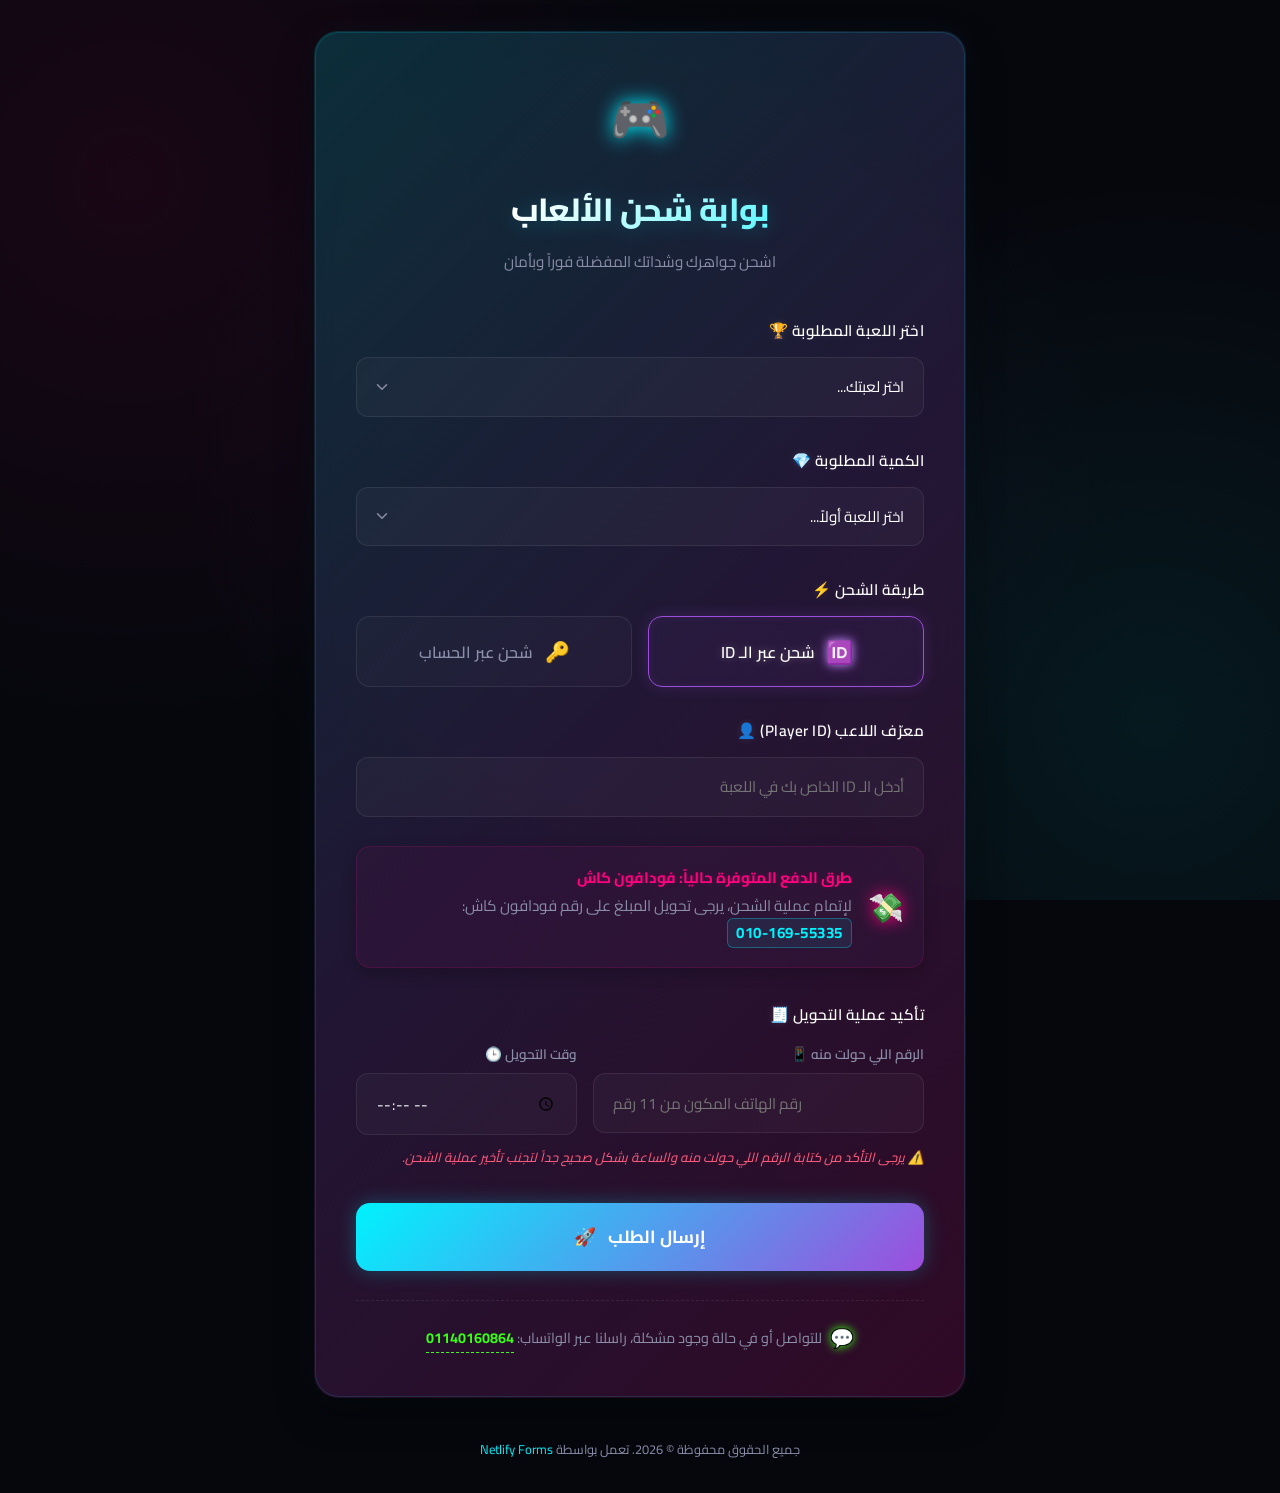
<file: index.html>
<!DOCTYPE html>
<html lang="ar" dir="rtl">
<head>
    <meta charset="UTF-8">
    <meta name="viewport" content="width=device-width, initial-scale=1.0">
    <title>بوابة شحن الألعاب النيون | Gaming Charge Portal</title>
    <link rel="stylesheet" href="style.css">
</head>
<body>

    <div class="app-container">
        <!-- Header -->
        <header class="header">
            <div class="logo-container">
                <span class="logo-icon">🎮</span>
            </div>
            <h1>بوابة شحن الألعاب</h1>
            <p>اشحن جواهرك وشداتك المفضلة فوراً وبأمان</p>
        </header>

        <!-- Netlify Connected Form -->
        <form name="TopUpOrders" method="POST" data-netlify="true" id="chargeForm" action="/success.html">
            <!-- Hidden input for Netlify bot detection or form identification -->
            <input type="hidden" name="form-name" value="TopUpOrders" />

            <!-- Game Selection -->
            <div class="form-group">
                <label class="form-label" for="gameSelect">اختر اللعبة المطلوبة 🏆</label>
                <select name="game" id="gameSelect" class="form-select" required>
                    <option value="" disabled selected hidden>اختر لعبتك...</option>
                    <option value="Free Fire">Free Fire (فري فاير)</option>
                    <option value="PUBG">PUBG (ببجي موبايل)</option>
                    <option value="Roblox">Roblox (روبلوكس)</option>
                    <option value="PES">PES (بيس فوتبول)</option>
                </select>
            </div>

            <!-- Quantity Selection -->
            <div class="form-group">
                <label class="form-label" for="quantitySelect">الكمية المطلوبة 💎</label>
                <select name="quantity" id="quantitySelect" class="form-select" required>
                    <option value="" disabled selected hidden>اختر اللعبة أولاً...</option>
                </select>
            </div>

            <!-- Price Display -->
            <div class="form-group price-display-container" id="priceDisplayContainer" style="display: none;">
                <label class="form-label">السعر الإجمالي المطلوب دفعه 💰</label>
                <div class="price-box">
                    <span class="price-value" id="priceValue">0</span>
                    <span class="price-currency">جنيه مصري (EGP)</span>
                </div>
            </div>

            <!-- Charging Method Options -->
            <div class="form-group">
                <label class="form-label">طريقة الشحن ⚡</label>
                <div class="radio-cards-container">
                    <label class="radio-card">
                        <input type="radio" name="charge_method" value="ID" id="methodId" required checked />
                        <span class="radio-card-content">
                            <span class="radio-icon">🆔</span>
                            <span>شحن عبر الـ ID</span>
                        </span>
                    </label>
                    <label class="radio-card">
                        <input type="radio" name="charge_method" value="Account" id="methodAccount" />
                        <span class="radio-card-content">
                            <span class="radio-icon">🔑</span>
                            <span>شحن عبر الحساب</span>
                        </span>
                    </label>
                </div>
            </div>

            <!-- Dynamic Input Container: Player ID (Visible by default since ID is checked) -->
            <div id="idFieldsContainer" class="form-group dynamic-fields-wrapper active">
                <label class="form-label" for="playerIdInput">معرّف اللاعب (Player ID) 👤</label>
                <input type="number" name="player_id" id="playerIdInput" class="form-control" placeholder="أدخل الـ ID الخاص بك في اللعبة" required />
            </div>

            <!-- Dynamic Input Container: Account Details (Hidden by default) -->
            <div id="accountFieldsContainer" class="dynamic-fields-wrapper">
                <div class="account-fields-grid form-group">
                    <div>
                        <label class="form-label" for="accountEmail">البريد الإلكتروني 📧</label>
                        <input type="text" name="account_email" id="accountEmail" class="form-control" placeholder="البريد الإلكتروني للحساب" />
                    </div>
                    <div>
                        <label class="form-label" for="accountPassword">كلمة المرور 🔒</label>
                        <input type="password" name="account_password" id="accountPassword" class="form-control" placeholder="كلمة مرور الحساب" />
                    </div>
                </div>
            </div>

            <!-- Payment Information Banner -->
            <div class="payment-info-box">
                <div class="payment-info-icon">💸</div>
                <div class="payment-info-text">
                    <div class="payment-info-title">طرق الدفع المتوفرة حالياً: فودافون كاش</div>
                    <div class="payment-info-desc">
                        لإتمام عملية الشحن، يرجى تحويل المبلغ على رقم فودافون كاش: 
                        <span class="copy-badge" onclick="copyNumber()" id="copyBadge" title="اضغط لنسخ الرقم">
                            <strong id="vodafoneNum">010-169-55335</strong>
                            <span class="copy-tooltip" id="copyTooltip">اضغط للنسخ</span>
                        </span>
                    </div>
                </div>
            </div>

            <!-- Payment Confirmation Details -->
            <div class="form-group">
                <label class="form-label">تأكيد عملية التحويل 🧾</label>
                <div class="payment-details-grid">
                    <div>
                        <label class="form-sub-label" for="senderNumber">الرقم اللي حولت منه 📱</label>
                        <input type="tel" name="sender_number" id="senderNumber" class="form-control" placeholder="رقم الهاتف المكون من 11 رقم" required pattern="[0-9]{11}" minlength="11" maxlength="11" title="يرجى إدخال رقم هاتف فودافون كاش صحيح مكون من 11 رقم" />
                    </div>
                    <div>
                        <label class="form-sub-label" for="transferTime">وقت التحويل 🕒</label>
                        <input type="time" name="transfer_time" id="transferTime" class="form-control" required />
                    </div>
                </div>
                <p class="warning-text">⚠️ يرجى التأكد من كتابة الرقم اللي حولت منه والساعة بشكل صحيح جداً لتجنب تأخير عملية الشحن.</p>
            </div>

            <!-- Submit Button -->
            <div class="submit-btn-container">
                <button type="submit" class="submit-btn">
                    <span>إرسال الطلب</span>
                    <span>🚀</span>
                </button>
            </div>

            <!-- Support Section -->
            <div class="support-section">
                <span class="support-icon">💬</span>
                <span>للتواصل أو في حالة وجود مشكلة، راسلنا عبر الواتساب: 
                    <a href="https://wa.me/201140160864" target="_blank" class="whatsapp-link">
                        <strong>01140160864</strong>
                    </a>
                </span>
            </div>
        </form>
    </div>

    <!-- Footer -->
    <footer class="footer">
        <p>جميع الحقوق محفوظة &copy; 2026. تعمل بواسطة <a href="#">Netlify Forms</a></p>
    </footer>

    <!-- Interactive JavaScript -->
    <script>
        document.addEventListener('DOMContentLoaded', () => {
            const methodId = document.getElementById('methodId');
            const methodAccount = document.getElementById('methodAccount');
            
            const idFieldsContainer = document.getElementById('idFieldsContainer');
            const accountFieldsContainer = document.getElementById('accountFieldsContainer');
            
            const playerIdInput = document.getElementById('playerIdInput');
            const accountEmailInput = document.getElementById('accountEmail');
            const accountPasswordInput = document.getElementById('accountPassword');

            const gameSelect = document.getElementById('gameSelect');
            const quantitySelect = document.getElementById('quantitySelect');
            const priceDisplayContainer = document.getElementById('priceDisplayContainer');
            const priceValue = document.getElementById('priceValue');

            const quantityOptions = {
                'Free Fire': [
                    { value: '100 Gems', text: '100 جوهرة 💎', priceUSD: 1.00 },
                    { value: '310 Gems', text: '310 جوهرة 💎', priceUSD: 3.00 },
                    { value: '520 Gems', text: '520 جوهرة 💎', priceUSD: 5.00 },
                    { value: '1060 Gems', text: '1060 جوهرة 💎', priceUSD: 10.00 }
                ],
                'PUBG': [
                    { value: '60 UC', text: '60 شدة ⚡', priceUSD: 1.00 },
                    { value: '325 UC', text: '325 شدة ⚡', priceUSD: 5.00 },
                    { value: '660 UC', text: '660 شدة ⚡', priceUSD: 10.00 },
                    { value: '1800 UC', text: '1800 شدة ⚡', priceUSD: 25.00 }
                ],
                'Roblox': [
                    { value: '80 Robux', text: '80 روبوكس 🪙', priceUSD: 1.00 },
                    { value: '400 Robux', text: '400 روبوكس 🪙', priceUSD: 5.00 },
                    { value: '800 Robux', text: '800 روبوكس 🪙', priceUSD: 10.00 },
                    { value: '1700 Robux', text: '1700 روبوكس 🪙', priceUSD: 20.00 }
                ],
                'PES': [
                    { value: '100 Coins', text: '100 كوينز ⚽', priceUSD: 1.00 },
                    { value: '250 Coins', text: '250 كوينز ⚽', priceUSD: 2.50 },
                    { value: '500 Coins', text: '500 كوينز ⚽', priceUSD: 5.00 },
                    { value: '1050 Coins', text: '1050 كوينز ⚽', priceUSD: 10.00 }
                ]
            };

            function updateQuantityOptions() {
                const selectedGame = gameSelect.value;
                quantitySelect.innerHTML = '<option value="" disabled selected hidden>اختر الكمية المطلوبة...</option>';
                
                if (quantityOptions[selectedGame]) {
                    quantityOptions[selectedGame].forEach(opt => {
                        const optionElement = document.createElement('option');
                        optionElement.value = opt.value;
                        optionElement.innerText = opt.text;
                        optionElement.dataset.priceUsd = opt.priceUSD;
                        quantitySelect.appendChild(optionElement);
                    });
                }
                
                updatePriceDisplay();
            }

            function updatePriceDisplay() {
                const selectedOption = quantitySelect.options[quantitySelect.selectedIndex];
                if (selectedOption && selectedOption.dataset.priceUsd) {
                    const priceUSD = parseFloat(selectedOption.dataset.priceUsd);
                    const priceEGP = priceUSD * 40;
                    priceValue.innerText = priceEGP;
                    priceDisplayContainer.style.display = 'block';
                } else {
                    priceDisplayContainer.style.display = 'none';
                }
            }

            gameSelect.addEventListener('change', updateQuantityOptions);
            quantitySelect.addEventListener('change', updatePriceDisplay);

            function toggleChargingMethod() {
                if (methodId.checked) {
                    // Show ID fields, hide account fields
                    idFieldsContainer.classList.add('active');
                    accountFieldsContainer.classList.remove('active');
                    
                    // Update required attributes
                    playerIdInput.required = true;
                    accountEmailInput.required = false;
                    accountPasswordInput.required = false;
                    
                    // Clear values of hidden inputs so they are not submitted with garbage
                    accountEmailInput.value = '';
                    accountPasswordInput.value = '';
                } else if (methodAccount.checked) {
                    // Show account fields, hide ID fields
                    idFieldsContainer.classList.remove('active');
                    accountFieldsContainer.classList.add('active');
                    
                    // Update required attributes
                    playerIdInput.required = false;
                    accountEmailInput.required = true;
                    accountPasswordInput.required = true;
                    
                    // Clear values of hidden inputs
                    playerIdInput.value = '';
                }
            }

            // Bind change events
            methodId.addEventListener('change', toggleChargingMethod);
            methodAccount.addEventListener('change', toggleChargingMethod);

            // Run initial check
            toggleChargingMethod();
        });

        // Copy to clipboard function
        window.copyNumber = function() {
            const textToCopy = "01016955335";
            navigator.clipboard.writeText(textToCopy).then(() => {
                const tooltip = document.getElementById('copyTooltip');
                tooltip.innerText = 'تم النسخ! ✓';
                setTimeout(() => {
                    tooltip.innerText = 'اضغط للنسخ';
                }, 2000);
            }).catch(err => {
                console.error('Failed to copy text: ', err);
            });
        };
    </script>
</body>
</html>
</file>
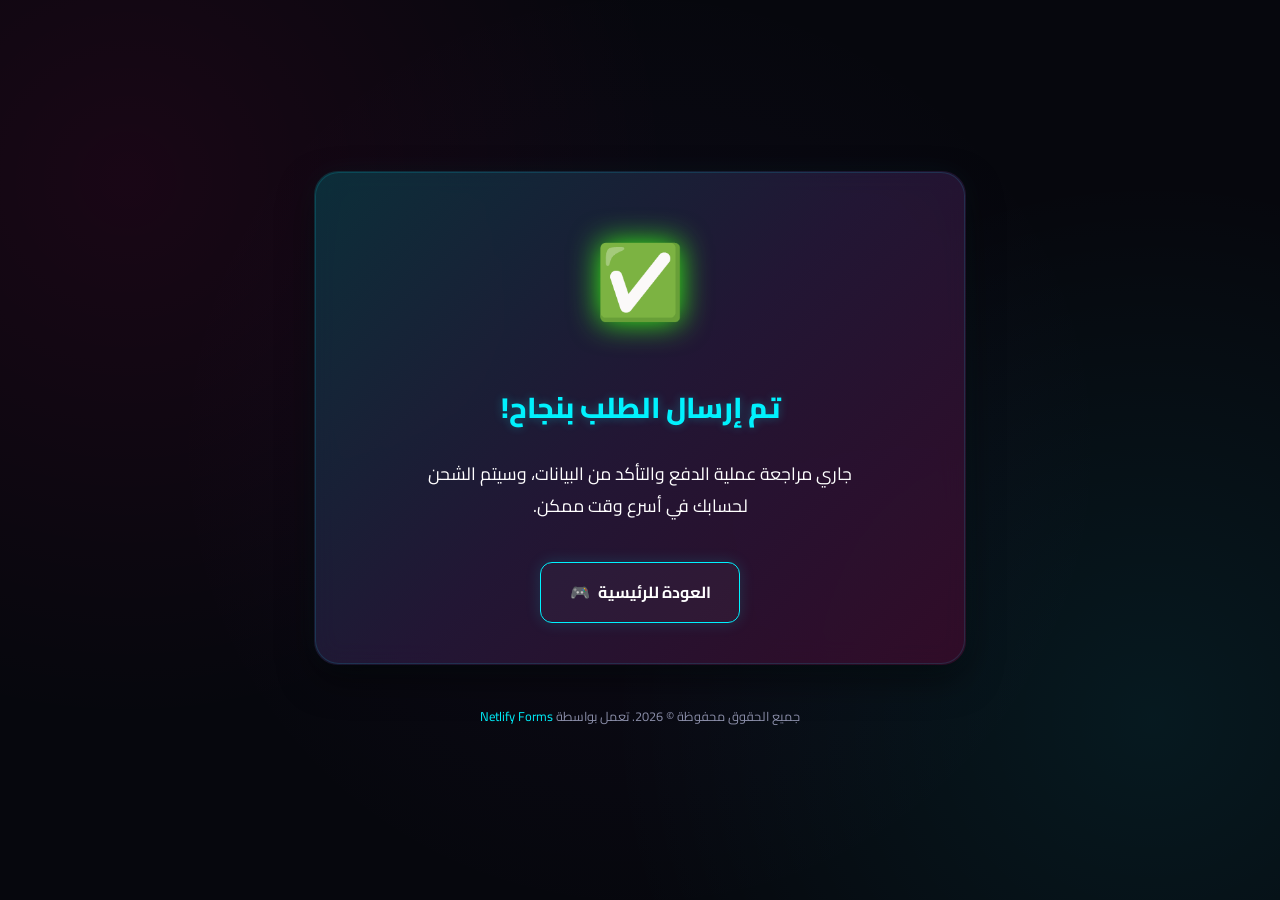
<file: success.html>
<!DOCTYPE html>
<html lang="ar" dir="rtl">
<head>
    <meta charset="UTF-8">
    <meta name="viewport" content="width=device-width, initial-scale=1.0">
    <title>تم إرسال الطلب بنجاح! 🎉</title>
    <link rel="stylesheet" href="style.css">
    <style>
        /* Extra styles specifically for success layout alignment */
        .success-container {
            text-align: center;
            display: flex;
            flex-direction: column;
            align-items: center;
            justify-content: center;
            gap: 1.5rem;
        }
        
        .success-icon-badge {
            font-size: 4.5rem;
            color: var(--neon-green);
            filter: drop-shadow(0 0 15px var(--neon-green));
            margin-bottom: 0.5rem;
            animation: bounce 2s infinite;
        }

        .success-title {
            font-size: 1.8rem;
            font-weight: 800;
            color: var(--neon-cyan);
            text-shadow: 0 0 10px rgba(0, 242, 254, 0.3);
        }

        .success-msg {
            font-size: 1.1rem;
            color: var(--text-main);
            line-height: 1.8;
            max-width: 450px;
        }

        .back-btn {
            display: inline-flex;
            align-items: center;
            gap: 0.5rem;
            background: rgba(255, 255, 255, 0.03);
            border: 1.5px solid var(--neon-cyan);
            color: var(--text-main);
            padding: 0.9rem 1.8rem;
            border-radius: 12px;
            font-weight: 700;
            text-decoration: none;
            transition: var(--transition);
            margin-top: 1rem;
            box-shadow: 0 0 15px rgba(0, 242, 254, 0.15);
        }

        .back-btn:hover {
            background: var(--neon-cyan);
            color: var(--bg-color);
            box-shadow: 0 0 25px rgba(0, 242, 254, 0.4);
            transform: translateY(-2px);
        }

        .back-btn:active {
            transform: translateY(1px);
        }

        @keyframes bounce {
            0%, 100% {
                transform: translateY(0) scale(1);
            }
            50% {
                transform: translateY(-10px) scale(1.05);
            }
        }
    </style>
</head>
<body>

    <div class="app-container">
        <div class="success-container">
            <div class="success-icon-badge">✅</div>
            <h1 class="success-title">تم إرسال الطلب بنجاح!</h1>
            <p class="success-msg">جاري مراجعة عملية الدفع والتأكد من البيانات، وسيتم الشحن لحسابك في أسرع وقت ممكن.</p>
            
            <a href="/" class="back-btn">
                <span>العودة للرئيسية</span>
                <span>🎮</span>
            </a>
        </div>
    </div>

    <!-- Footer -->
    <footer class="footer">
        <p>جميع الحقوق محفوظة &copy; 2026. تعمل بواسطة <a href="#">Netlify Forms</a></p>
    </footer>

</body>
</html>
</file>
<file: style.css>
/* Google Fonts: Cairo for beautiful Arabic typography */
@import url('https://fonts.googleapis.com/css2?family=Cairo:wght@300;400;600;700;800&display=swap');

:root {
    --bg-color: #06070d;
    --card-bg: rgba(13, 14, 24, 0.85);
    --card-border: rgba(0, 242, 254, 0.15);
    
    /* Neon Palette */
    --neon-cyan: #00f2fe;
    --neon-pink: #ff007f;
    --neon-green: #39ff14;
    --neon-purple: #9d4edd;
    
    /* Text Colors */
    --text-main: #ffffff;
    --text-muted: #8b8ea9;
    --text-glow: rgba(0, 242, 254, 0.6);
    
    /* Font */
    --font-family: 'Cairo', sans-serif;
    
    --transition: all 0.3s cubic-bezier(0.4, 0, 0.2, 1);
}

/* Reset & Base Styles */
* {
    margin: 0;
    padding: 0;
    box-sizing: border-box;
}

body {
    background-color: var(--bg-color);
    background-image: 
        radial-gradient(circle at 10% 20%, rgba(255, 0, 127, 0.08) 0%, transparent 40%),
        radial-gradient(circle at 90% 80%, rgba(0, 242, 254, 0.08) 0%, transparent 40%),
        radial-gradient(circle at 50% 50%, rgba(157, 78, 221, 0.05) 0%, transparent 60%);
    background-attachment: fixed;
    color: var(--text-main);
    font-family: var(--font-family);
    direction: rtl;
    min-height: 100vh;
    display: flex;
    flex-direction: column;
    justify-content: center;
    align-items: center;
    padding: 2rem 1rem;
    overflow-x: hidden;
}

/* Scrollbar styling */
::-webkit-scrollbar {
    width: 8px;
}
::-webkit-scrollbar-track {
    background: var(--bg-color);
}
::-webkit-scrollbar-thumb {
    background: rgba(0, 242, 254, 0.3);
    border-radius: 4px;
}
::-webkit-scrollbar-thumb:hover {
    background: var(--neon-cyan);
}

/* App Container */
.app-container {
    width: 100%;
    max-width: 650px;
    background: var(--card-bg);
    border: 1px solid var(--card-border);
    border-radius: 24px;
    padding: 2.5rem;
    box-shadow: 
        0 15px 35px rgba(0, 0, 0, 0.5),
        0 0 30px rgba(0, 242, 254, 0.05);
    backdrop-filter: blur(12px);
    -webkit-backdrop-filter: blur(12px);
    position: relative;
    z-index: 2;
}

/* Decorative Glow Circles */
.app-container::before {
    content: '';
    position: absolute;
    top: -2px;
    left: -2px;
    right: -2px;
    bottom: -2px;
    background: linear-gradient(135deg, var(--neon-cyan), var(--neon-purple), var(--neon-pink));
    border-radius: 24px;
    z-index: -1;
    opacity: 0.15;
    transition: var(--transition);
}

.app-container:hover::before {
    opacity: 0.25;
}

/* Header Styles */
.header {
    text-align: center;
    margin-bottom: 2.5rem;
}

.logo-container {
    margin-bottom: 1rem;
    display: inline-block;
    position: relative;
}

.logo-icon {
    font-size: 3rem;
    filter: drop-shadow(0 0 10px var(--neon-cyan));
    animation: float 3s ease-in-out infinite;
}

.header h1 {
    font-size: 2rem;
    font-weight: 800;
    letter-spacing: -0.5px;
    background: linear-gradient(135deg, #ffffff 30%, var(--neon-cyan));
    -webkit-background-clip: text;
    -webkit-text-fill-color: transparent;
    margin-bottom: 0.5rem;
    filter: drop-shadow(0 2px 10px rgba(0, 242, 254, 0.2));
}

.header p {
    color: var(--text-muted);
    font-size: 0.95rem;
}

/* Form Groups */
.form-group {
    margin-bottom: 1.8rem;
}

.form-label {
    display: block;
    margin-bottom: 0.75rem;
    font-weight: 600;
    font-size: 0.95rem;
    color: var(--text-main);
    letter-spacing: 0.5px;
    text-shadow: 0 0 8px rgba(255, 255, 255, 0.1);
}

/* Form Controls */
.form-control, .form-select {
    width: 100%;
    background: rgba(255, 255, 255, 0.03);
    border: 1.5px solid rgba(255, 255, 255, 0.08);
    border-radius: 12px;
    padding: 0.9rem 1.2rem;
    color: var(--text-main);
    font-family: var(--font-family);
    font-size: 0.95rem;
    transition: var(--transition);
    outline: none;
}

.form-select {
    appearance: none;
    background-image: url("data:image/svg+xml;charset=UTF-8,%3csvg xmlns='http://www.w3.org/2000/svg' viewBox='0 0 24 24' fill='none' stroke='%238b8ea9' stroke-width='2' stroke-linecap='round' stroke-linejoin='round'%3e%3cpolyline points='6 9 12 15 18 9'%3e%3c/polyline%3e%3c/svg%3e");
    background-repeat: no-repeat;
    background-position: left 1rem center;
    background-size: 1.2em;
    padding-left: 2.5rem; /* Space for the arrow */
}

/* RTL Arrow adjustment */
[dir="rtl"] .form-select {
    background-position: left 1rem center;
    padding-left: 2.5rem;
    padding-right: 1.2rem;
}

.form-control:focus, .form-select:focus {
    border-color: var(--neon-cyan);
    background: rgba(0, 242, 254, 0.02);
    box-shadow: 
        0 0 0 3px rgba(0, 242, 254, 0.1),
        0 0 15px rgba(0, 242, 254, 0.15);
}

.form-select option {
    background-color: #0d0e18;
    color: var(--text-main);
}

/* Radio Cards (Modern style) */
.radio-cards-container {
    display: grid;
    grid-template-columns: 1fr 1fr;
    gap: 1rem;
}

.radio-card {
    position: relative;
    cursor: pointer;
}

.radio-card input[type="radio"] {
    position: absolute;
    opacity: 0;
    width: 0;
    height: 0;
}

.radio-card-content {
    background: rgba(255, 255, 255, 0.02);
    border: 1.5px solid rgba(255, 255, 255, 0.08);
    border-radius: 14px;
    padding: 1rem;
    display: flex;
    align-items: center;
    justify-content: center;
    gap: 0.75rem;
    font-weight: 600;
    color: var(--text-muted);
    transition: var(--transition);
    text-align: center;
}

.radio-card input[type="radio"]:checked + .radio-card-content {
    border-color: var(--neon-purple);
    background: rgba(157, 78, 221, 0.05);
    color: var(--text-main);
    box-shadow: 
        0 0 15px rgba(157, 78, 221, 0.2),
        inset 0 0 10px rgba(157, 78, 221, 0.1);
    text-shadow: 0 0 8px rgba(255, 255, 255, 0.3);
}

.radio-card:hover .radio-card-content {
    border-color: rgba(255, 255, 255, 0.2);
    background: rgba(255, 255, 255, 0.04);
}

.radio-card input[type="radio"]:checked:hover + .radio-card-content {
    border-color: var(--neon-purple);
    background: rgba(157, 78, 221, 0.08);
}

.radio-icon {
    font-size: 1.25rem;
    transition: var(--transition);
}

.radio-card input[type="radio"]:checked + .radio-card-content .radio-icon {
    color: var(--neon-purple);
    filter: drop-shadow(0 0 5px var(--neon-purple));
    transform: scale(1.1);
}

/* Dynamic Section Wrapper */
.dynamic-fields-wrapper {
    overflow: hidden;
    transition: max-height 0.4s cubic-bezier(0.4, 0, 0.2, 1), opacity 0.3s ease;
    max-height: 0;
    opacity: 0;
}

.dynamic-fields-wrapper.active {
    max-height: 300px;
    opacity: 1;
}

/* Custom Grid for Dynamic Fields */
.account-fields-grid {
    display: grid;
    grid-template-columns: 1fr 1fr;
    gap: 1rem;
}

@media (max-width: 480px) {
    .account-fields-grid {
        grid-template-columns: 1fr;
    }
}

/* Payment Info Alert Box */
.payment-info-box {
    background: linear-gradient(135deg, rgba(255, 0, 127, 0.05) 0%, rgba(157, 78, 221, 0.05) 100%);
    border: 1px solid rgba(255, 0, 127, 0.15);
    border-radius: 14px;
    padding: 1.2rem;
    margin-bottom: 2rem;
    display: flex;
    align-items: center;
    gap: 1rem;
    box-shadow: 0 5px 15px rgba(0, 0, 0, 0.2);
}

.payment-info-icon {
    font-size: 1.8rem;
    color: var(--neon-pink);
    filter: drop-shadow(0 0 8px var(--neon-pink));
    animation: pulse 2s infinite;
}

.payment-info-text {
    font-size: 0.95rem;
    line-height: 1.6;
}

.payment-info-title {
    font-weight: 700;
    color: var(--neon-pink);
    margin-bottom: 0.25rem;
    text-shadow: 0 0 5px rgba(255, 0, 127, 0.2);
}

.payment-info-desc {
    color: var(--text-muted);
}

/* Payment Confirmation Grid */
.payment-details-grid {
    display: grid;
    grid-template-columns: 1.5fr 1fr;
    gap: 1rem;
}

@media (max-width: 480px) {
    .payment-details-grid {
        grid-template-columns: 1fr;
    }
}

/* Submit Button styling */
.submit-btn-container {
    margin-top: 2.2rem;
}

.submit-btn {
    width: 100%;
    background: linear-gradient(135deg, var(--neon-cyan), var(--neon-purple), var(--neon-pink));
    background-size: 200% 200%;
    animation: gradient-shift 6s ease infinite;
    color: #ffffff;
    border: none;
    border-radius: 14px;
    padding: 1.1rem;
    font-size: 1.1rem;
    font-weight: 700;
    font-family: var(--font-family);
    cursor: pointer;
    transition: var(--transition);
    box-shadow: 0 0 20px rgba(0, 242, 254, 0.25);
    position: relative;
    overflow: hidden;
    display: flex;
    align-items: center;
    justify-content: center;
    gap: 0.75rem;
}

.submit-btn:hover {
    transform: translateY(-2px);
    box-shadow: 
        0 0 30px rgba(255, 0, 127, 0.4),
        0 0 15px rgba(0, 242, 254, 0.3);
}

.submit-btn:active {
    transform: translateY(1px);
}

.submit-btn::after {
    content: '';
    position: absolute;
    top: -50%;
    left: -50%;
    width: 200%;
    height: 200%;
    background: rgba(255, 255, 255, 0.15);
    transform: rotate(45deg);
    transition: 0.5s;
    opacity: 0;
    pointer-events: none;
}

.submit-btn:hover::after {
    opacity: 1;
    transform: translate(10%, 10%) rotate(45deg);
}

/* Footer Section */
.footer {
    margin-top: 2.5rem;
    text-align: center;
    color: var(--text-muted);
    font-size: 0.8rem;
}

.footer a {
    color: var(--neon-cyan);
    text-decoration: none;
    transition: var(--transition);
}

.footer a:hover {
    text-shadow: 0 0 5px var(--neon-cyan);
}

/* Animations */
@keyframes float {
    0%, 100% {
        transform: translateY(0);
    }
    50% {
        transform: translateY(-8px);
    }
}

@keyframes pulse {
    0%, 100% {
        transform: scale(1);
        opacity: 1;
    }
    50% {
        transform: scale(1.08);
        opacity: 0.8;
    }
}

@keyframes gradient-shift {
    0% { background-position: 0% 50%; }
    50% { background-position: 100% 50%; }
    100% { background-position: 0% 50%; }
}

/* Copy Badge Style */
.copy-badge {
    cursor: pointer;
    background: rgba(0, 242, 254, 0.08);
    border: 1px solid rgba(0, 242, 254, 0.3);
    color: var(--neon-cyan);
    padding: 0.1rem 0.5rem;
    border-radius: 6px;
    display: inline-flex;
    align-items: center;
    gap: 0.25rem;
    position: relative;
    transition: var(--transition);
    user-select: all;
}

.copy-badge:hover {
    background: rgba(0, 242, 254, 0.15);
    border-color: var(--neon-cyan);
    box-shadow: 0 0 10px rgba(0, 242, 254, 0.2);
}

.copy-badge strong {
    font-weight: 700;
    letter-spacing: 0.5px;
}

.copy-tooltip {
    position: absolute;
    bottom: 125%;
    left: 50%;
    transform: translateX(-50%) scale(0.85);
    background: #090a10;
    border: 1px solid rgba(0, 242, 254, 0.4);
    padding: 0.2rem 0.6rem;
    border-radius: 6px;
    font-size: 0.75rem;
    color: var(--text-main);
    white-space: nowrap;
    opacity: 0;
    pointer-events: none;
    transition: var(--transition);
    box-shadow: 0 5px 15px rgba(0,0,0,0.5);
    z-index: 10;
}

.copy-tooltip::after {
    content: '';
    position: absolute;
    top: 100%;
    left: 50%;
    transform: translateX(-50%);
    border-width: 5px;
    border-style: solid;
    border-color: rgba(0, 242, 254, 0.4) transparent transparent transparent;
}

.copy-badge:hover .copy-tooltip {
    opacity: 1;
    transform: translateX(-50%) scale(1);
}

/* Support Section Style */
.support-section {
    margin-top: 1.8rem;
    padding-top: 1.2rem;
    border-top: 1px dashed rgba(255, 255, 255, 0.08);
    display: flex;
    align-items: center;
    justify-content: center;
    gap: 0.5rem;
    font-size: 0.9rem;
    color: var(--text-muted);
}

.support-icon {
    font-size: 1.2rem;
    filter: drop-shadow(0 0 5px var(--neon-green));
}

.whatsapp-link {
    color: var(--neon-green);
    text-decoration: none;
    font-weight: 700;
    transition: var(--transition);
    border-bottom: 1px dashed var(--neon-green);
    padding-bottom: 1px;
    display: inline-flex;
    align-items: center;
}

.whatsapp-link:hover {
    text-shadow: 0 0 8px rgba(57, 255, 20, 0.6);
    border-bottom-style: solid;
}

/* Price Box Styles */
.price-display-container {
    animation: fadeIn 0.3s ease;
}

.price-box {
    background: rgba(157, 78, 221, 0.05);
    border: 1.5px solid var(--neon-purple);
    box-shadow: 
        0 0 15px rgba(157, 78, 221, 0.15),
        inset 0 0 10px rgba(157, 78, 221, 0.08);
    border-radius: 12px;
    padding: 0.9rem 1.2rem;
    display: flex;
    justify-content: space-between;
    align-items: center;
    transition: var(--transition);
}

.price-value {
    font-size: 1.4rem;
    font-weight: 800;
    color: var(--neon-green);
    text-shadow: 0 0 10px rgba(57, 255, 20, 0.4);
}

.price-currency {
    font-size: 0.9rem;
    color: var(--text-muted);
    font-weight: 600;
}

/* Form Sub-labels (inside grids) */
.form-sub-label {
    display: block;
    font-size: 0.85rem;
    color: var(--text-muted);
    margin-bottom: 0.4rem;
    font-weight: 600;
}

/* Warning Text Styling */
.warning-text {
    font-size: 0.82rem;
    color: #ff5e7e;
    font-style: italic;
    margin-top: 0.8rem;
    line-height: 1.5;
    text-shadow: 0 0 5px rgba(255, 94, 126, 0.15);
}

@keyframes fadeIn {
    from { opacity: 0; transform: translateY(-5px); }
    to { opacity: 1; transform: translateY(0); }
}
</file>
